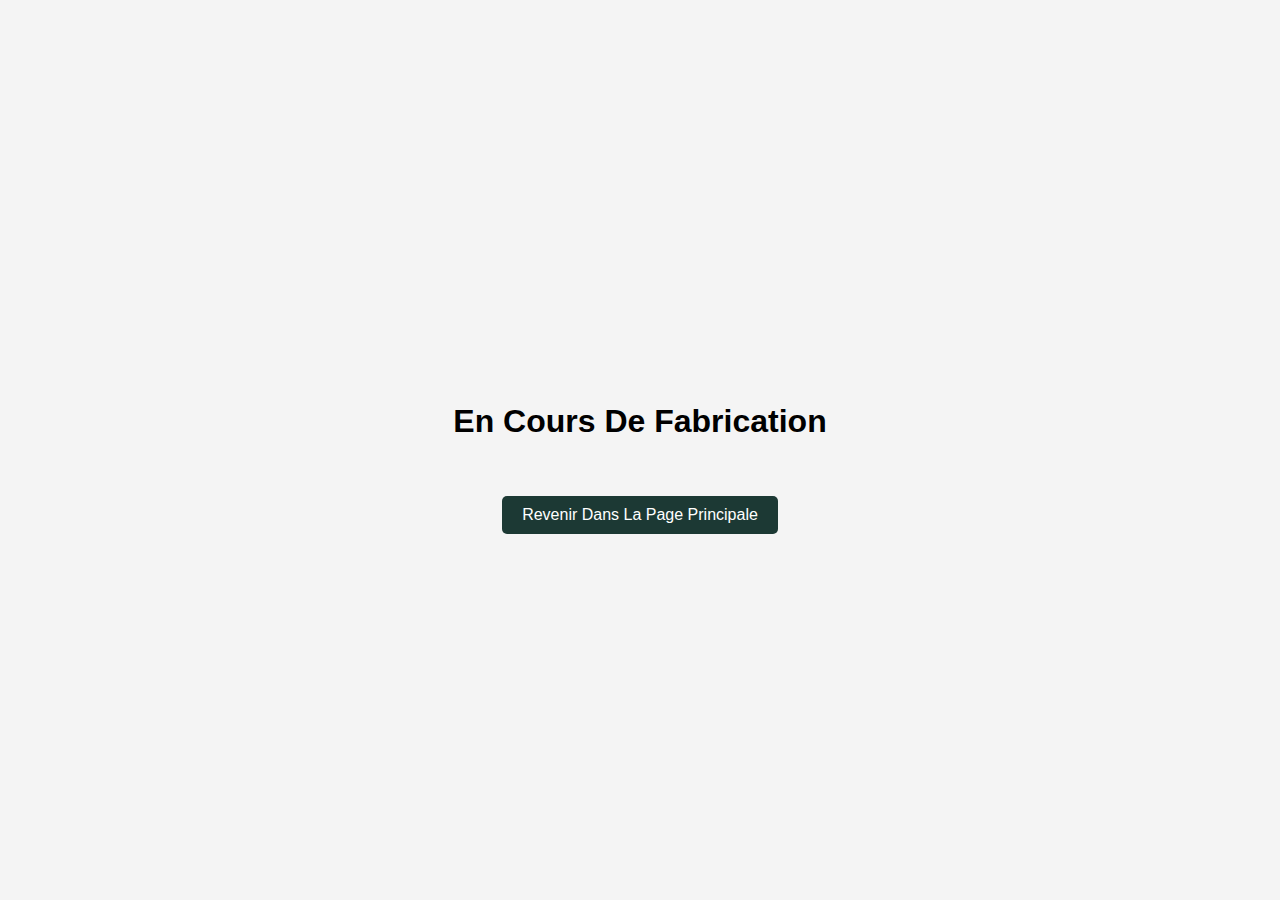
<file: account.html>
<!DOCTYPE html>
<html lang="en">
<head>
    <meta charset="UTF-8">
    <meta name="viewport" content="width=device-width, initial-scale=1.0">
    <title>Document</title>
</head>
<body>
    <div class="navbar">
        <h1>En Cours De Fabrication</h1>
    </div>
    <div class="button">
        <button>Revenir Dans La Page Principale</button>

    </div>
    <style>
        body {
            margin: 0;
            font-family: Arial, sans-serif;
            background-color: #f4f4f4;
            display: flex;
            flex-direction: column;
            align-items: center;
            justify-content: center;
            height: 100vh;
        }
        .navbar {
            padding: 15px 20px;
            width: 100%;
            text-align: center;


        }
        .button {
            margin-top: 20px;
        }
        button {
            padding: 10px 20px;
            font-size: 16px;
            cursor: pointer;
            background-color: #1c3934;
            color: white;
            border: none;
            border-radius: 5px;
        }
        button:hover {
            background-color: #1c3934ce;
        }
        
    </style>
</body>
</html>
</file>
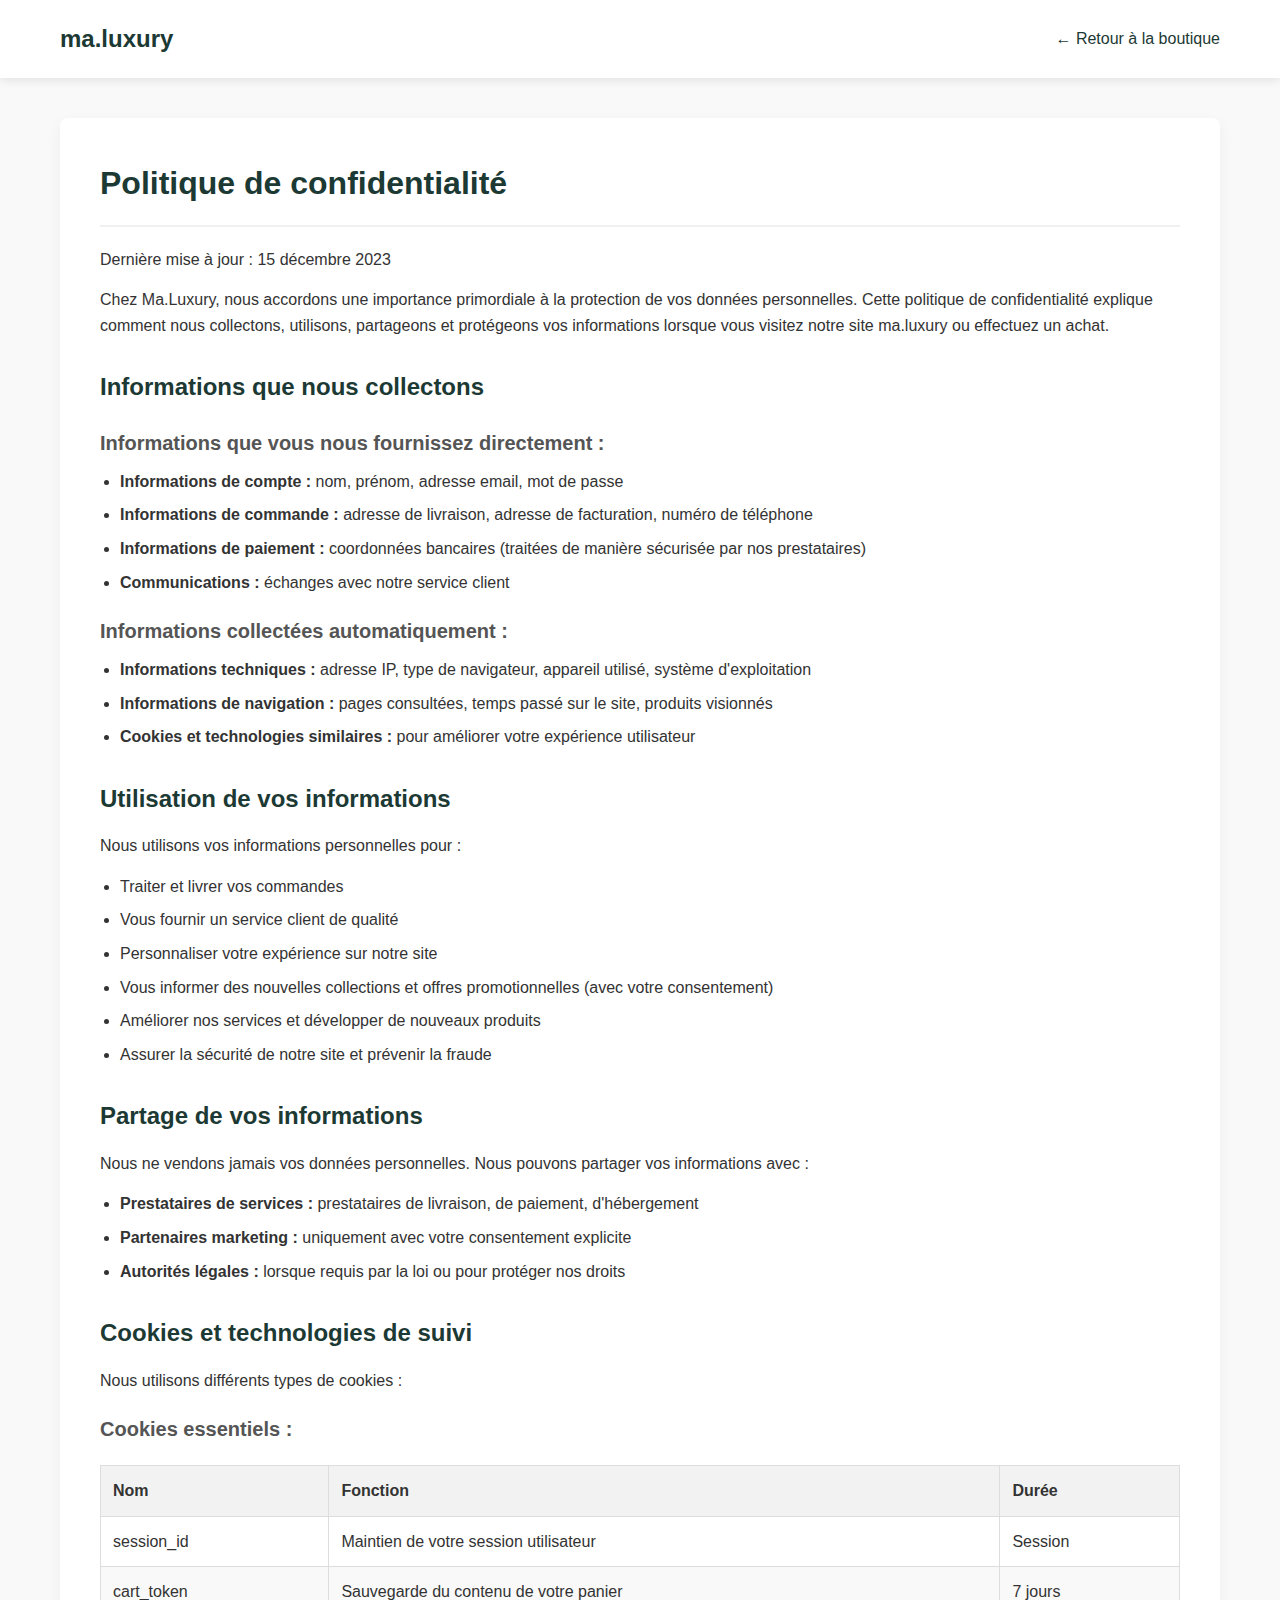
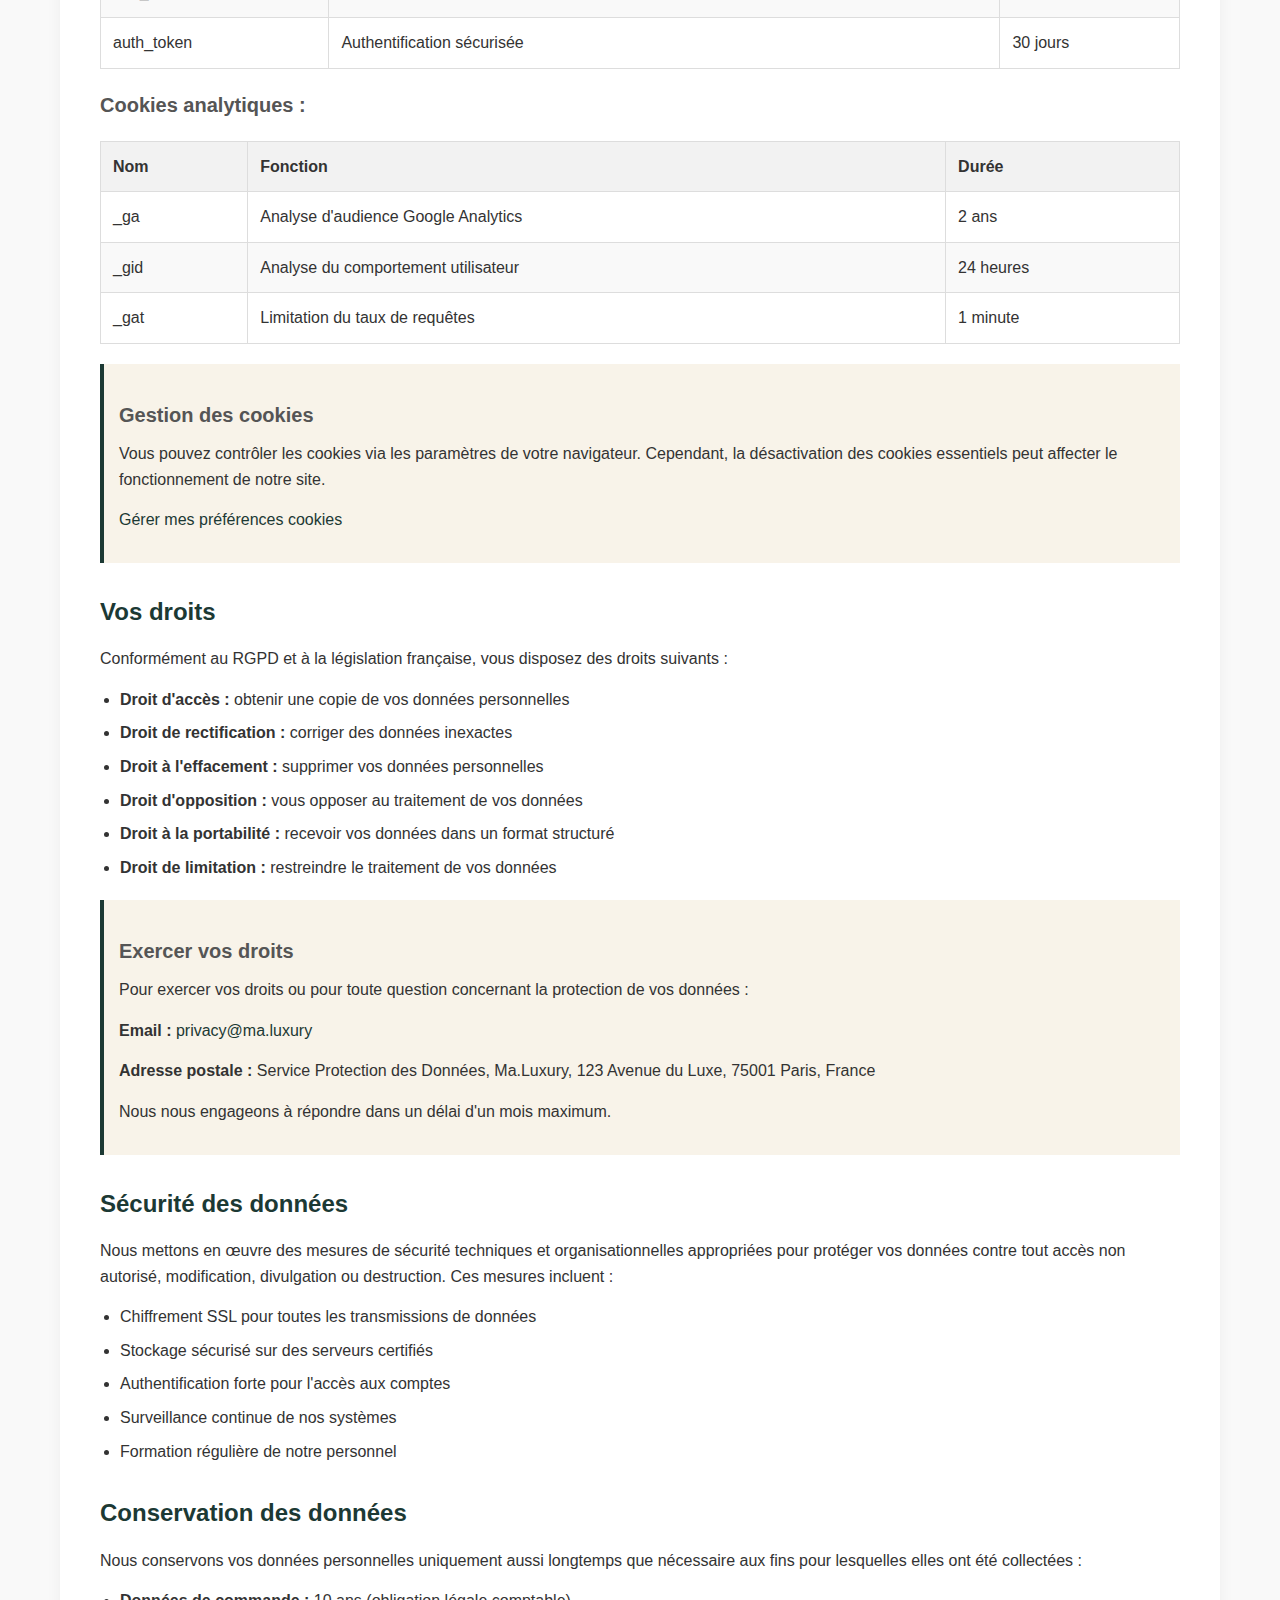
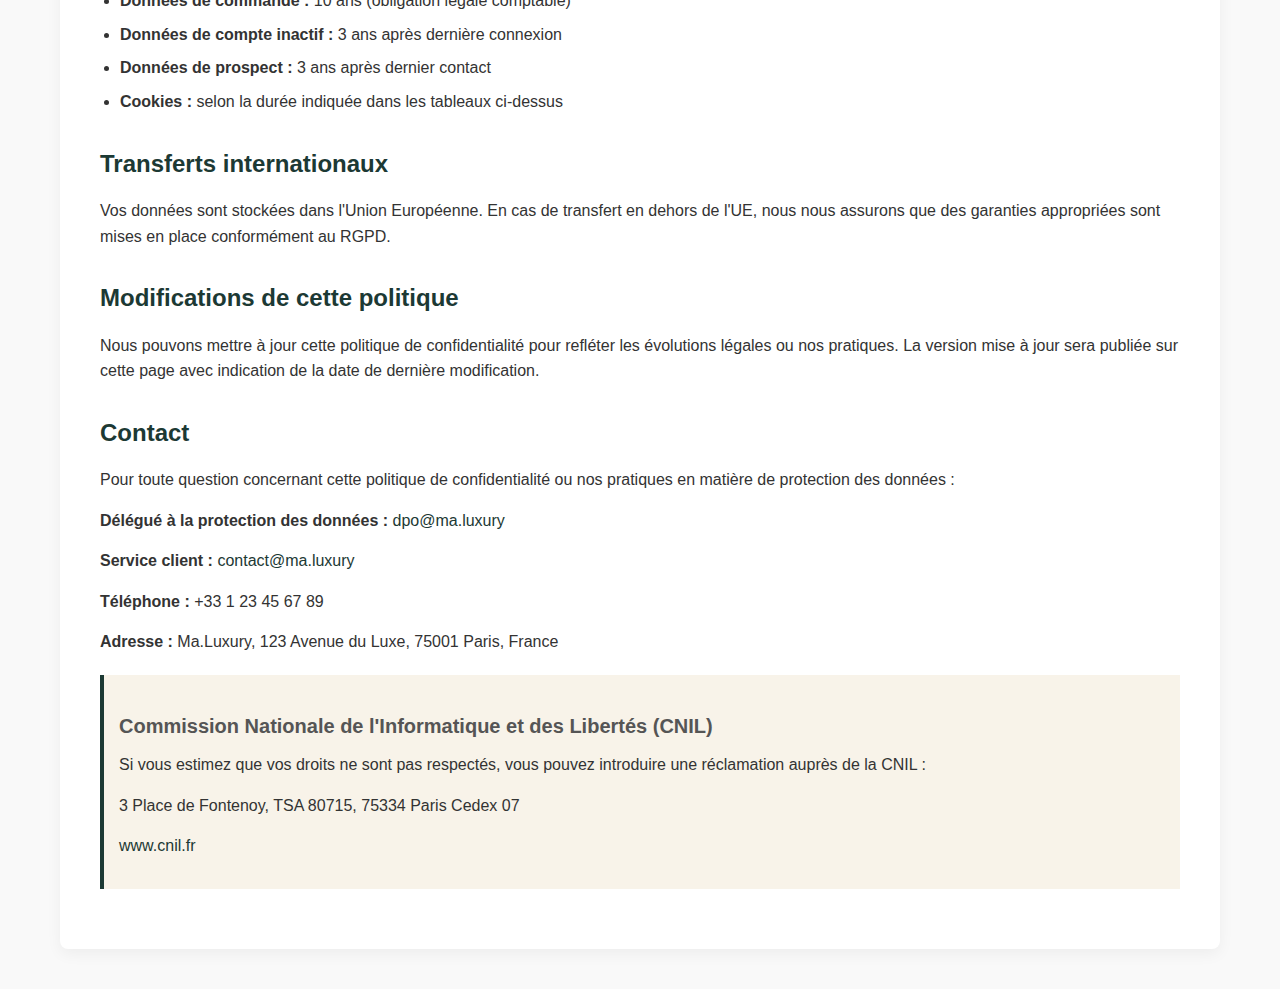
<file: Politique.html>
<!DOCTYPE html>
<html lang="fr">
<head>
    <meta charset="UTF-8">
    <meta name="viewport" content="width=device-width, initial-scale=1.0">
    <link rel="shortcut icon" href="logo.jpg" type="image/x-icon">
    <title>Politique de confidentialité - Ma.Luxury</title>
    <style>
        /* Styles généraux */
        * {
            margin: 0;
            padding: 0;
            box-sizing: border-box;
        }

        body {
            font-family: 'Segoe UI', Tahoma, Geneva, Verdana, sans-serif;
            line-height: 1.6;
            color: #333;
            background-color: #f9f9f9;
        }

        .container {
            max-width: 1200px;
            margin: 0 auto;
            padding: 0 20px;
        }

        /* En-tête simplifié */
        header {
            background-color: #fff;
            box-shadow: 0 2px 10px rgba(0, 0, 0, 0.1);
            padding: 20px 0;
        }

        .header-content {
            display: flex;
            justify-content: space-between;
            align-items: center;
        }

        .logo {
            font-size: 24px;
            font-weight: bold;
            color: #1c3934;
            text-decoration: none;
        }

        .logo:hover {
            color: #0b1816c5;
        }

        .back-link {
            color: #1c3934;
            text-decoration: none;
            font-weight: 500;
            display: flex;
            align-items: center;
        }

        .back-link:hover {
            text-decoration: underline;
        }

        /* Contenu principal */
        main {
            padding: 40px 0;
        }

        .privacy-policy {
            background-color: #fff;
            border-radius: 8px;
            box-shadow: 0 5px 15px rgba(0, 0, 0, 0.05);
            padding: 40px;
        }

        h1 {
            color: #1c3934;
            margin-bottom: 20px;
            font-size: 32px;
            border-bottom: 2px solid #f0f0f0;
            padding-bottom: 15px;
        }

        h2 {
            color: #1c3934;
            margin: 30px 0 15px;
            font-size: 24px;
        }

        h3 {
            color: #555;
            margin: 20px 0 10px;
            font-size: 20px;
        }

        p {
            margin-bottom: 15px;
        }

        ul {
            margin-left: 20px;
            margin-bottom: 15px;
        }

        li {
            margin-bottom: 8px;
        }

        a {
            color: #1c3934;
            text-decoration: none;
        }

        a:hover {
            text-decoration: underline;
        }

        .highlight {
            background-color: #f8f3e9;
            padding: 15px;
            border-left: 4px solid #1c3934;
            margin: 20px 0;
        }

        table {
            width: 100%;
            border-collapse: collapse;
            margin: 20px 0;
        }

        th, td {
            border: 1px solid #ddd;
            padding: 12px;
            text-align: left;
        }

        th {
            background-color: #f2f2f2;
            font-weight: bold;
        }

        tr:nth-child(even) {
            background-color: #f9f9f9;
        }

        /* Responsive */
        @media (max-width: 768px) {
            .header-content {
                flex-direction: column;
                text-align: center;
                gap: 15px;
            }
            
            .privacy-policy {
                padding: 20px;
            }
        }
    </style>
</head>
<body>
    <header>
        <div class="container">
            <div class="header-content">
                <a href="index.html" class="logo">ma.luxury</a>
                <a href="index.html" class="back-link">← Retour à la boutique</a>
            </div>
        </div>
    </header>

    <main>
        <div class="container">
            <div class="privacy-policy">
                <h1>Politique de confidentialité</h1>
                
                <p>Dernière mise à jour : 15 décembre 2023</p>
                
                <p>Chez Ma.Luxury, nous accordons une importance primordiale à la protection de vos données personnelles. Cette politique de confidentialité explique comment nous collectons, utilisons, partageons et protégeons vos informations lorsque vous visitez notre site ma.luxury ou effectuez un achat.</p>
                
                <h2>Informations que nous collectons</h2>
                
                <h3>Informations que vous nous fournissez directement :</h3>
                <ul>
                    <li><strong>Informations de compte :</strong> nom, prénom, adresse email, mot de passe</li>
                    <li><strong>Informations de commande :</strong> adresse de livraison, adresse de facturation, numéro de téléphone</li>
                    <li><strong>Informations de paiement :</strong> coordonnées bancaires (traitées de manière sécurisée par nos prestataires)</li>
                    <li><strong>Communications :</strong> échanges avec notre service client</li>
                </ul>
                
                <h3>Informations collectées automatiquement :</h3>
                <ul>
                    <li><strong>Informations techniques :</strong> adresse IP, type de navigateur, appareil utilisé, système d'exploitation</li>
                    <li><strong>Informations de navigation :</strong> pages consultées, temps passé sur le site, produits visionnés</li>
                    <li><strong>Cookies et technologies similaires :</strong> pour améliorer votre expérience utilisateur</li>
                </ul>
                
                <h2>Utilisation de vos informations</h2>
                <p>Nous utilisons vos informations personnelles pour :</p>
                <ul>
                    <li>Traiter et livrer vos commandes</li>
                    <li>Vous fournir un service client de qualité</li>
                    <li>Personnaliser votre expérience sur notre site</li>
                    <li>Vous informer des nouvelles collections et offres promotionnelles (avec votre consentement)</li>
                    <li>Améliorer nos services et développer de nouveaux produits</li>
                    <li>Assurer la sécurité de notre site et prévenir la fraude</li>
                </ul>
                
                <h2>Partage de vos informations</h2>
                <p>Nous ne vendons jamais vos données personnelles. Nous pouvons partager vos informations avec :</p>
                <ul>
                    <li><strong>Prestataires de services :</strong> prestataires de livraison, de paiement, d'hébergement</li>
                    <li><strong>Partenaires marketing :</strong> uniquement avec votre consentement explicite</li>
                    <li><strong>Autorités légales :</strong> lorsque requis par la loi ou pour protéger nos droits</li>
                </ul>
                
                <h2>Cookies et technologies de suivi</h2>
                <p>Nous utilisons différents types de cookies :</p>
                
                <h3>Cookies essentiels :</h3>
                <table>
                    <thead>
                        <tr>
                            <th>Nom</th>
                            <th>Fonction</th>
                            <th>Durée</th>
                        </tr>
                    </thead>
                    <tbody>
                        <tr>
                            <td>session_id</td>
                            <td>Maintien de votre session utilisateur</td>
                            <td>Session</td>
                        </tr>
                        <tr>
                            <td>cart_token</td>
                            <td>Sauvegarde du contenu de votre panier</td>
                            <td>7 jours</td>
                        </tr>
                        <tr>
                            <td>auth_token</td>
                            <td>Authentification sécurisée</td>
                            <td>30 jours</td>
                        </tr>
                    </tbody>
                </table>
                
                <h3>Cookies analytiques :</h3>
                <table>
                    <thead>
                        <tr>
                            <th>Nom</th>
                            <th>Fonction</th>
                            <th>Durée</th>
                        </tr>
                    </thead>
                    <tbody>
                        <tr>
                            <td>_ga</td>
                            <td>Analyse d'audience Google Analytics</td>
                            <td>2 ans</td>
                        </tr>
                        <tr>
                            <td>_gid</td>
                            <td>Analyse du comportement utilisateur</td>
                            <td>24 heures</td>
                        </tr>
                        <tr>
                            <td>_gat</td>
                            <td>Limitation du taux de requêtes</td>
                            <td>1 minute</td>
                        </tr>
                    </tbody>
                </table>
                
                <div class="highlight">
                    <h3>Gestion des cookies</h3>
                    <p>Vous pouvez contrôler les cookies via les paramètres de votre navigateur. Cependant, la désactivation des cookies essentiels peut affecter le fonctionnement de notre site.</p>
                    <p><a href="#">Gérer mes préférences cookies</a></p>
                </div>
                
                <h2>Vos droits</h2>
                <p>Conformément au RGPD et à la législation française, vous disposez des droits suivants :</p>
                <ul>
                    <li><strong>Droit d'accès :</strong> obtenir une copie de vos données personnelles</li>
                    <li><strong>Droit de rectification :</strong> corriger des données inexactes</li>
                    <li><strong>Droit à l'effacement :</strong> supprimer vos données personnelles</li>
                    <li><strong>Droit d'opposition :</strong> vous opposer au traitement de vos données</li>
                    <li><strong>Droit à la portabilité :</strong> recevoir vos données dans un format structuré</li>
                    <li><strong>Droit de limitation :</strong> restreindre le traitement de vos données</li>
                </ul>
                
                <div class="highlight">
                    <h3>Exercer vos droits</h3>
                    <p>Pour exercer vos droits ou pour toute question concernant la protection de vos données :</p>
                    <p><strong>Email :</strong> <a href="mailto:privacy@ma.luxury">privacy@ma.luxury</a></p>
                    <p><strong>Adresse postale :</strong> Service Protection des Données, Ma.Luxury, 123 Avenue du Luxe, 75001 Paris, France</p>
                    <p>Nous nous engageons à répondre dans un délai d'un mois maximum.</p>
                </div>
                
                <h2>Sécurité des données</h2>
                <p>Nous mettons en œuvre des mesures de sécurité techniques et organisationnelles appropriées pour protéger vos données contre tout accès non autorisé, modification, divulgation ou destruction. Ces mesures incluent :</p>
                <ul>
                    <li>Chiffrement SSL pour toutes les transmissions de données</li>
                    <li>Stockage sécurisé sur des serveurs certifiés</li>
                    <li>Authentification forte pour l'accès aux comptes</li>
                    <li>Surveillance continue de nos systèmes</li>
                    <li>Formation régulière de notre personnel</li>
                </ul>
                
                <h2>Conservation des données</h2>
                <p>Nous conservons vos données personnelles uniquement aussi longtemps que nécessaire aux fins pour lesquelles elles ont été collectées :</p>
                <ul>
                    <li><strong>Données de commande :</strong> 10 ans (obligation légale comptable)</li>
                    <li><strong>Données de compte inactif :</strong> 3 ans après dernière connexion</li>
                    <li><strong>Données de prospect :</strong> 3 ans après dernier contact</li>
                    <li><strong>Cookies :</strong> selon la durée indiquée dans les tableaux ci-dessus</li>
                </ul>
                
                <h2>Transferts internationaux</h2>
                <p>Vos données sont stockées dans l'Union Européenne. En cas de transfert en dehors de l'UE, nous nous assurons que des garanties appropriées sont mises en place conformément au RGPD.</p>
                
                <h2>Modifications de cette politique</h2>
                <p>Nous pouvons mettre à jour cette politique de confidentialité pour refléter les évolutions légales ou nos pratiques. La version mise à jour sera publiée sur cette page avec indication de la date de dernière modification.</p>
                
                <h2>Contact</h2>
                <p>Pour toute question concernant cette politique de confidentialité ou nos pratiques en matière de protection des données :</p>
                <p><strong>Délégué à la protection des données :</strong> <a href="mailto:dpo@ma.luxury">dpo@ma.luxury</a></p>
                <p><strong>Service client :</strong> <a href="mailto:contact@ma.luxury">contact@ma.luxury</a></p>
                <p><strong>Téléphone :</strong> +33 1 23 45 67 89</p>
                <p><strong>Adresse :</strong> Ma.Luxury, 123 Avenue du Luxe, 75001 Paris, France</p>
                
                <div class="highlight">
                    <h3>Commission Nationale de l'Informatique et des Libertés (CNIL)</h3>
                    <p>Si vous estimez que vos droits ne sont pas respectés, vous pouvez introduire une réclamation auprès de la CNIL :</p>
                    <p>3 Place de Fontenoy, TSA 80715, 75334 Paris Cedex 07</p>
                    <p><a href="https://www.cnil.fr" target="_blank">www.cnil.fr</a></p>
                </div>
            </div>
        </div>
    </main>
</body>
</html>
</file>
